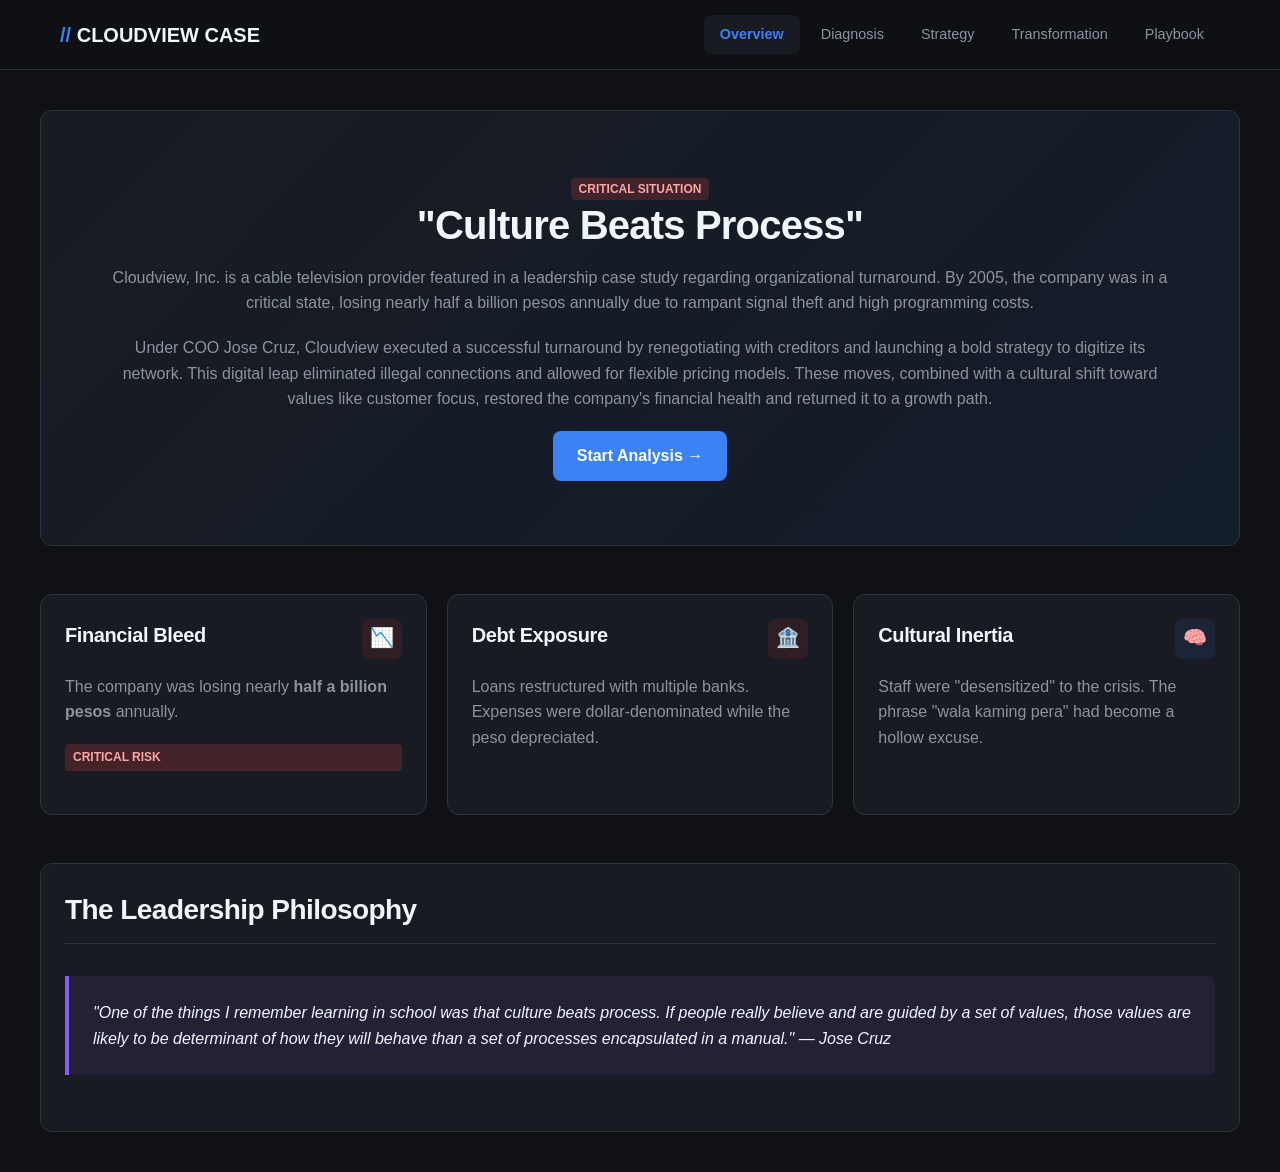
<file: netlify/index.html>
<!DOCTYPE html>
<html lang="en">
<head>
    <meta charset="UTF-8">
    <meta name="viewport" content="width=device-width, initial-scale=1.0">
    <title>Overview | Cloudview Transformation</title>
    <link rel="stylesheet" href="css/style.css">
    
</head>
<body>

    <header class="navbar">
        <div class="nav-container">
            <div class="logo">
                <a href="index.html"><span>//</span> CLOUDVIEW CASE</a>
            </div>
            <nav class="nav-links">
                <a href="index.html" class="nav-btn active">Overview</a>
                <a href="diagnosis.html" class="nav-btn">Diagnosis</a>
                <a href="strategy.html" class="nav-btn">Strategy</a>
                <a href="transformation.html" class="nav-btn">Transformation</a>
                <a href="playbook.html" class="nav-btn">Playbook</a>
            </nav>
        </div>
    </header>

    <main>
        <section id="home" class="view-section">
            <div class="hero-banner">
                <span class="tag alert">CRITICAL SITUATION</span>
                <h1>"Culture Beats Process"</h1>
                <p>Cloudview, Inc. is a cable television provider featured in a leadership case study regarding organizational turnaround. By 2005, the company was in a critical state, losing nearly half a billion pesos annually due to rampant signal theft and high programming costs.</p>
                <p>Under COO Jose Cruz, Cloudview executed a successful turnaround by renegotiating with creditors and launching a bold strategy to digitize its network. This digital leap eliminated illegal connections and allowed for flexible pricing models. These moves, combined with a cultural shift toward values like customer focus, restored the company's financial health and returned it to a growth path.</p>
                <a href="diagnosis.html" class="btn">Start Analysis →</a>
            </div>

            <div class="kpi-grid">
                <div class="card">
                    <div class="card-header">
                        <h3>Financial Bleed</h3>
                        <div class="card-icon bg-danger-subtle">📉</div>
                    </div>
                    <p>The company was losing nearly <strong>half a billion pesos</strong> annually.</p>
                    <p class="tag alert">Critical Risk</p>
                </div>
                <div class="card">
                    <div class="card-header">
                        <h3>Debt Exposure</h3>
                        <div class="card-icon bg-danger-subtle">🏦</div>
                    </div>
                    <p>Loans restructured with multiple banks. Expenses were dollar-denominated while the peso depreciated.</p>
                </div>
                <div class="card">
                    <div class="card-header">
                        <h3>Cultural Inertia</h3>
                        <div class="card-icon bg-blue-subtle">🧠</div>
                    </div>
                    <p>Staff were "desensitized" to the crisis. The phrase "wala kaming pera" had become a hollow excuse.</p>
                </div>
            </div>

            <div class="card">
                <h2>The Leadership Philosophy</h2>
                <blockquote>
                    "One of the things I remember learning in school was that culture beats process. If people really believe and are guided by a set of values, those values are likely to be determinant of how they will behave than a set of processes encapsulated in a manual." — Jose Cruz
                </blockquote>
            </div>
        </section>
    </main>
    <script src="js/script.js"></script>
</body>
</html>
</file>
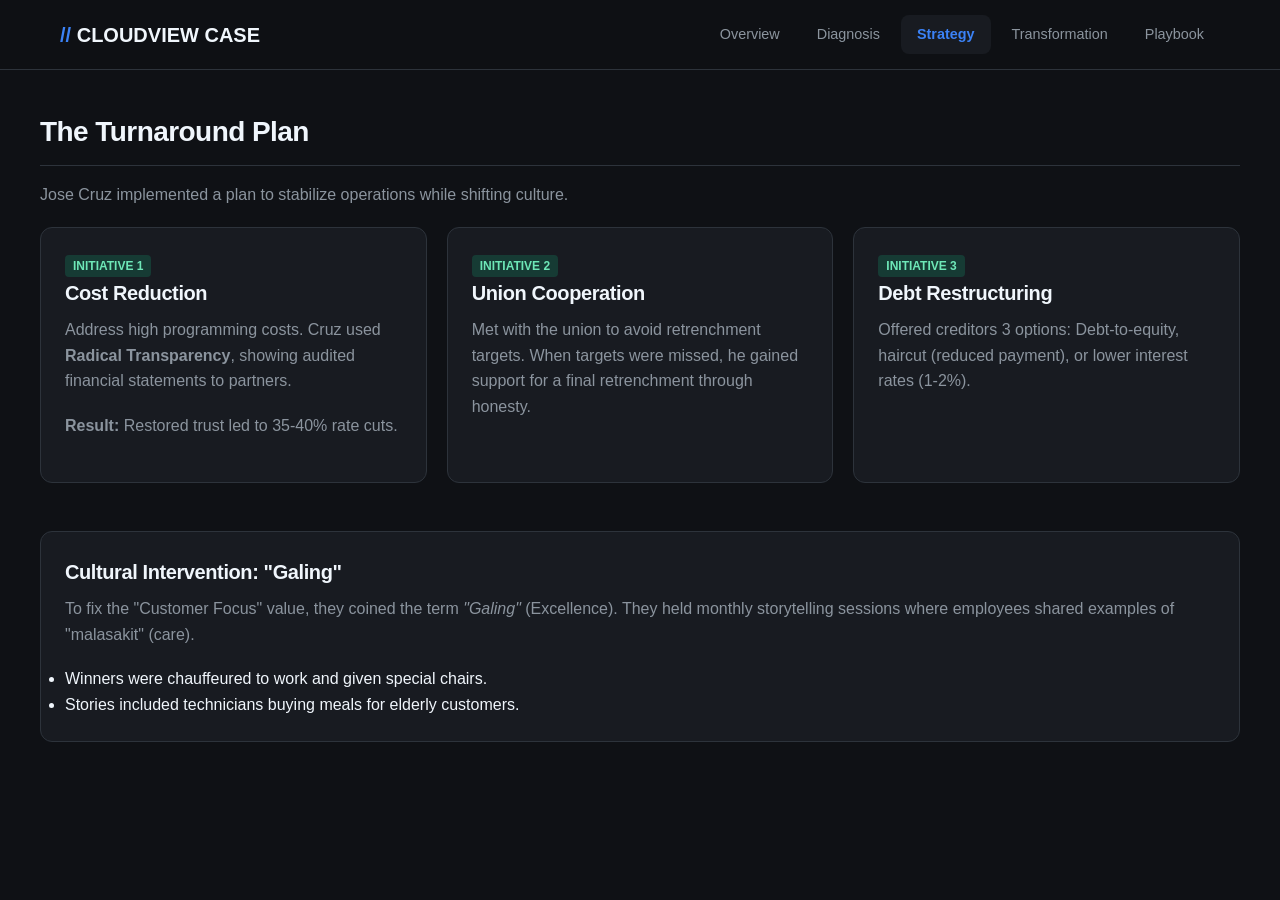
<file: netlify/strategy.html>
<!DOCTYPE html>
<html lang="en">
<head>
    <meta charset="UTF-8">
    <meta name="viewport" content="width=device-width, initial-scale=1.0">
    <title>Strategy | Cloudview Transformation</title>
    <link rel="stylesheet" href="css/style.css">
</head>
<body>

    <header class="navbar">
        <div class="nav-container">
            <div class="logo">
                <a href="index.html"><span>//</span> CLOUDVIEW CASE</a>
            </div>
            <nav class="nav-links">
                <a href="index.html" class="nav-btn">Overview</a>
                <a href="diagnosis.html" class="nav-btn">Diagnosis</a>
                <a href="strategy.html" class="nav-btn active">Strategy</a>
                <a href="transformation.html" class="nav-btn">Transformation</a>
                <a href="playbook.html" class="nav-btn">Playbook</a>
            </nav>
        </div>
    </header>

    <main>
        <section id="strategy" class="view-section">
            <h2>The Turnaround Plan</h2>
            <p>Jose Cruz implemented a plan to stabilize operations while shifting culture.</p>

            <div class="kpi-grid">
                <div class="card">
                    <span class="tag success">INITIATIVE 1</span>
                    <h3>Cost Reduction</h3>
                    <p>Address high programming costs. Cruz used <strong>Radical Transparency</strong>, showing audited financial statements to partners.</p>
                    <p><strong>Result:</strong> Restored trust led to 35-40% rate cuts.</p>
                </div>
                <div class="card">
                    <span class="tag success">INITIATIVE 2</span>
                    <h3>Union Cooperation</h3>
                    <p>Met with the union to avoid retrenchment targets. When targets were missed, he gained support for a final retrenchment through honesty.</p>
                </div>
                <div class="card">
                    <span class="tag success">INITIATIVE 3</span>
                    <h3>Debt Restructuring</h3>
                    <p>Offered creditors 3 options: Debt-to-equity, haircut (reduced payment), or lower interest rates (1-2%).</p>
                </div>
            </div>

            <div class="card" style="margin-top: 20px;">
                <h3>Cultural Intervention: "Galing"</h3>
                <p>To fix the "Customer Focus" value, they coined the term <em>"Galing"</em> (Excellence). They held monthly storytelling sessions where employees shared examples of "malasakit" (care).</p>
                <ul>
                    <li>Winners were chauffeured to work and given special chairs.</li>
                    <li>Stories included technicians buying meals for elderly customers.</li>
                </ul>
            </div>
        </section>
    </main>

    <script src="js/script.js"></script>
</body>
</html>
</file>
<file: netlify/css/style.css>
/* =========================================
   ENTERPRISE DESIGN SYSTEM (DARK THEME)
   ========================================= */
:root {
    /* Color Palette */
    --bg-body: #0f1115;
    --bg-surface: #181b21;
    --bg-surface-hover: #22262e;
    --border-color: #2d333b;
    
    --text-primary: #f0f6fc;
    --text-secondary: #8b949e;
    --text-tertiary: #6e7681;
    
    --brand-primary: #3b82f6; /* Enterprise Blue */
    --brand-secondary: #10b981; /* Success Green */
    --brand-accent: #8b5cf6; /* Strategic Purple */
    --brand-danger: #ef4444; /* Alert Red */

    /* Spacing & Layout */
    --container-width: 1200px;
    --header-height: 70px;
    --radius-md: 8px;
    --radius-lg: 12px;
    
    /* Typography */
    --font-main: 'Inter', -apple-system, BlinkMacSystemFont, "Segoe UI", Roboto, sans-serif;
}

/* Base Reset */
* { box-sizing: border-box; margin: 0; padding: 0; }

body {
    background-color: var(--bg-body);
    color: var(--text-primary);
    font-family: var(--font-main);
    line-height: 1.6;
    -webkit-font-smoothing: antialiased;
}

/* Typography */
h1, h2, h3, h4 { font-weight: 600; letter-spacing: -0.02em; color: var(--text-primary); }
h1 { font-size: 2.5rem; line-height: 1.2; margin-bottom: 1rem; }
h2 { font-size: 1.75rem; margin-bottom: 1rem; border-bottom: 1px solid var(--border-color); padding-bottom: 10px; }
h3 { font-size: 1.25rem; margin-bottom: 0.5rem; color: var(--text-primary); }
p { margin-bottom: 1.2rem; color: var(--text-secondary); }

blockquote { 
    border-left: 4px solid var(--brand-accent); 
    background: rgba(139, 92, 246, 0.1);
    padding: 1.5rem; 
    font-style: italic; 
    color: var(--text-primary); 
    margin: 2rem 0; 
    border-radius: 0 var(--radius-md) var(--radius-md) 0;
}

/* =========================================
   LAYOUT COMPONENTS
   ========================================= */

/* Navigation */
.navbar {
    background: rgba(15, 17, 21, 0.95);
    backdrop-filter: blur(10px);
    border-bottom: 1px solid var(--border-color);
    height: var(--header-height);
    position: sticky;
    top: 0;
    z-index: 100;
}

.nav-container {
    max-width: var(--container-width);
    margin: 0 auto;
    height: 100%;
    display: flex;
    align-items: center;
    justify-content: space-between;
    padding: 0 20px;
}

.logo { font-size: 1.25rem; font-weight: 700; color: var(--text-primary); display: flex; align-items: center; gap: 10px; }
.logo span { color: var(--brand-primary); }
.logo a { color: inherit; text-decoration: none; }

.nav-links { display: flex; gap: 5px; }
.nav-btn {
    background: transparent;
    border: none;
    color: var(--text-secondary);
    padding: 8px 16px;
    cursor: pointer;
    font-size: 0.9rem;
    font-weight: 500;
    border-radius: var(--radius-md);
    transition: all 0.2s ease;
    text-decoration: none;
    display: inline-block;
}
.nav-btn:hover { color: var(--text-primary); background: var(--bg-surface-hover); }
.nav-btn.active { background: var(--bg-surface); color: var(--brand-primary); font-weight: 600; }

/* Main Content Area */
main { min-height: calc(100vh - var(--header-height)); padding: 40px 20px; }

/* In multi-page setup, we don't need to hide sections, but we keep the logical container style */
.view-section { 
    max-width: var(--container-width);
    margin: 0 auto;
    animation: fadeIn 0.4s ease-out;
}

@keyframes fadeIn { from { opacity: 0; transform: translateY(10px); } to { opacity: 1; transform: translateY(0); } }

/* =========================================
   DASHBOARD WIDGETS
   ========================================= */

.hero-banner {
    background: linear-gradient(135deg, var(--bg-surface) 0%, rgba(59, 130, 246, 0.1) 100%);
    border: 1px solid var(--border-color);
    border-radius: var(--radius-lg);
    padding: 4rem;
    text-align: center;
    margin-bottom: 3rem;
}

.kpi-grid {
    display: grid;
    grid-template-columns: repeat(auto-fit, minmax(300px, 1fr));
    gap: 20px;
    margin-bottom: 3rem;
}

.card {
    background: var(--bg-surface);
    border: 1px solid var(--border-color);
    border-radius: var(--radius-lg);
    padding: 24px;
    transition: transform 0.2s ease, border-color 0.2s ease;
    height: 100%;
}
.card:hover { transform: translateY(-2px); border-color: var(--text-tertiary); }
.card-header { display: flex; justify-content: space-between; align-items: center; margin-bottom: 15px; }
.card-icon { width: 40px; height: 40px; border-radius: 8px; display: flex; align-items: center; justify-content: center; font-size: 1.2rem; }

.bg-danger-subtle { background: rgba(239, 68, 68, 0.1); color: var(--brand-danger); }
.bg-success-subtle { background: rgba(16, 185, 129, 0.1); color: var(--brand-secondary); }
.bg-blue-subtle { background: rgba(59, 130, 246, 0.1); color: var(--brand-primary); }

/* CVF Matrix Layout */
.cvf-container {
    display: grid;
    grid-template-columns: 1fr 1fr;
    gap: 20px;
    position: relative;
    margin: 40px 0;
}
.cvf-quadrant { padding: 30px; border: 1px dashed var(--border-color); position: relative; background: var(--bg-surface); border-radius: var(--radius-md); }
.cvf-quadrant h4 { text-transform: uppercase; font-size: 0.85rem; color: var(--text-tertiary); margin-bottom: 10px; letter-spacing: 1px; }

/* Quadrant Border Accents */
.cvf-quadrant.q-control { border-left: 4px solid var(--brand-primary); }
.cvf-quadrant.q-create { border-left: 4px solid var(--brand-accent); }
.cvf-quadrant.q-compete { border-left: 4px solid var(--brand-secondary); }
.cvf-quadrant.q-collab { border-left: 4px solid var(--brand-danger); }

/* Comparison Table */
.data-table { width: 100%; border-collapse: collapse; margin-top: 20px; background: var(--bg-surface); border-radius: var(--radius-lg); overflow: hidden; }
.data-table th, .data-table td { padding: 16px; text-align: left; border-bottom: 1px solid var(--border-color); }
.data-table th { background: var(--bg-surface-hover); color: var(--text-primary); font-size: 0.85rem; text-transform: uppercase; font-weight: 600; }
.data-table tr:last-child td { border-bottom: none; }

/* Image Placeholder Styling */
.img-placeholder {
    width: 100%;
    /* height: 300px; Remove fixed height to allow image to scale naturally if needed or keep it but use object-fit */
    min-height: 300px;
    background: var(--bg-surface-hover);
    border: 2px dashed var(--border-color);
    border-radius: var(--radius-lg);
    display: flex;
    align-items: center;
    justify-content: center;
    color: var(--text-tertiary);
    margin: 20px 0;
    flex-direction: column;
    gap: 10px;
    overflow: hidden; /* Ensure image stays within radius */
}
.img-placeholder span { font-size: 3rem; opacity: 0.5; }
.img-placeholder img {
    width: 100%;
    height: auto;
    display: block;
}

/* Buttons */
.btn {
    display: inline-flex;
    align-items: center;
    gap: 8px;
    padding: 12px 24px;
    background: var(--brand-primary);
    color: white;
    border: none;
    border-radius: var(--radius-md);
    font-weight: 600;
    cursor: pointer;
    text-decoration: none;
    transition: background 0.2s;
}
.btn:hover { background: #2563eb; }

/* Utility */
.tag { padding: 4px 8px; border-radius: 4px; font-size: 0.75rem; font-weight: 600; text-transform: uppercase; }
.tag.alert { background: rgba(239, 68, 68, 0.2); color: #fca5a5; }
.tag.success { background: rgba(16, 185, 129, 0.2); color: #6ee7b7; }

/* Mobile Response */
@media (max-width: 768px) {
    .cvf-container { grid-template-columns: 1fr; }
    .nav-container { padding: 0 10px; }
    .nav-links { overflow-x: auto; -webkit-overflow-scrolling: touch; padding-bottom: 5px; }
    .nav-btn { white-space: nowrap; }
}
</file>
